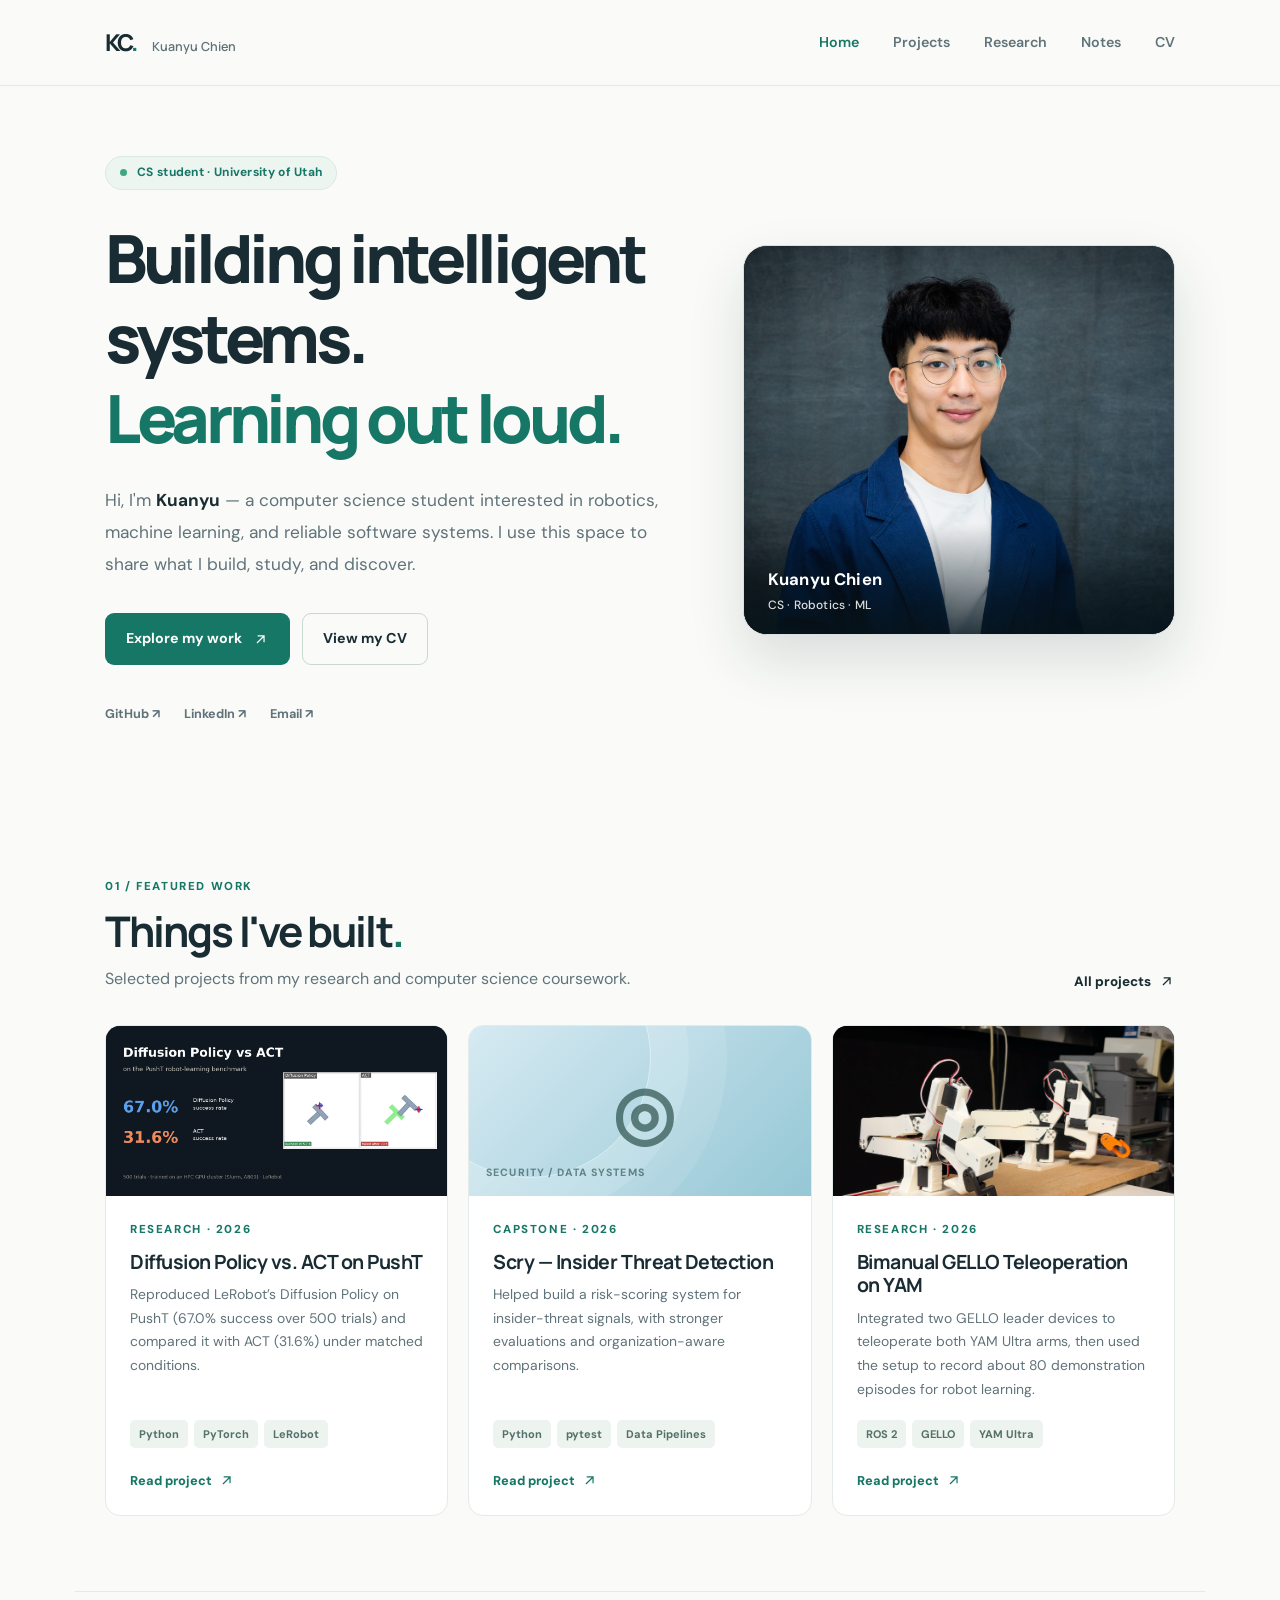
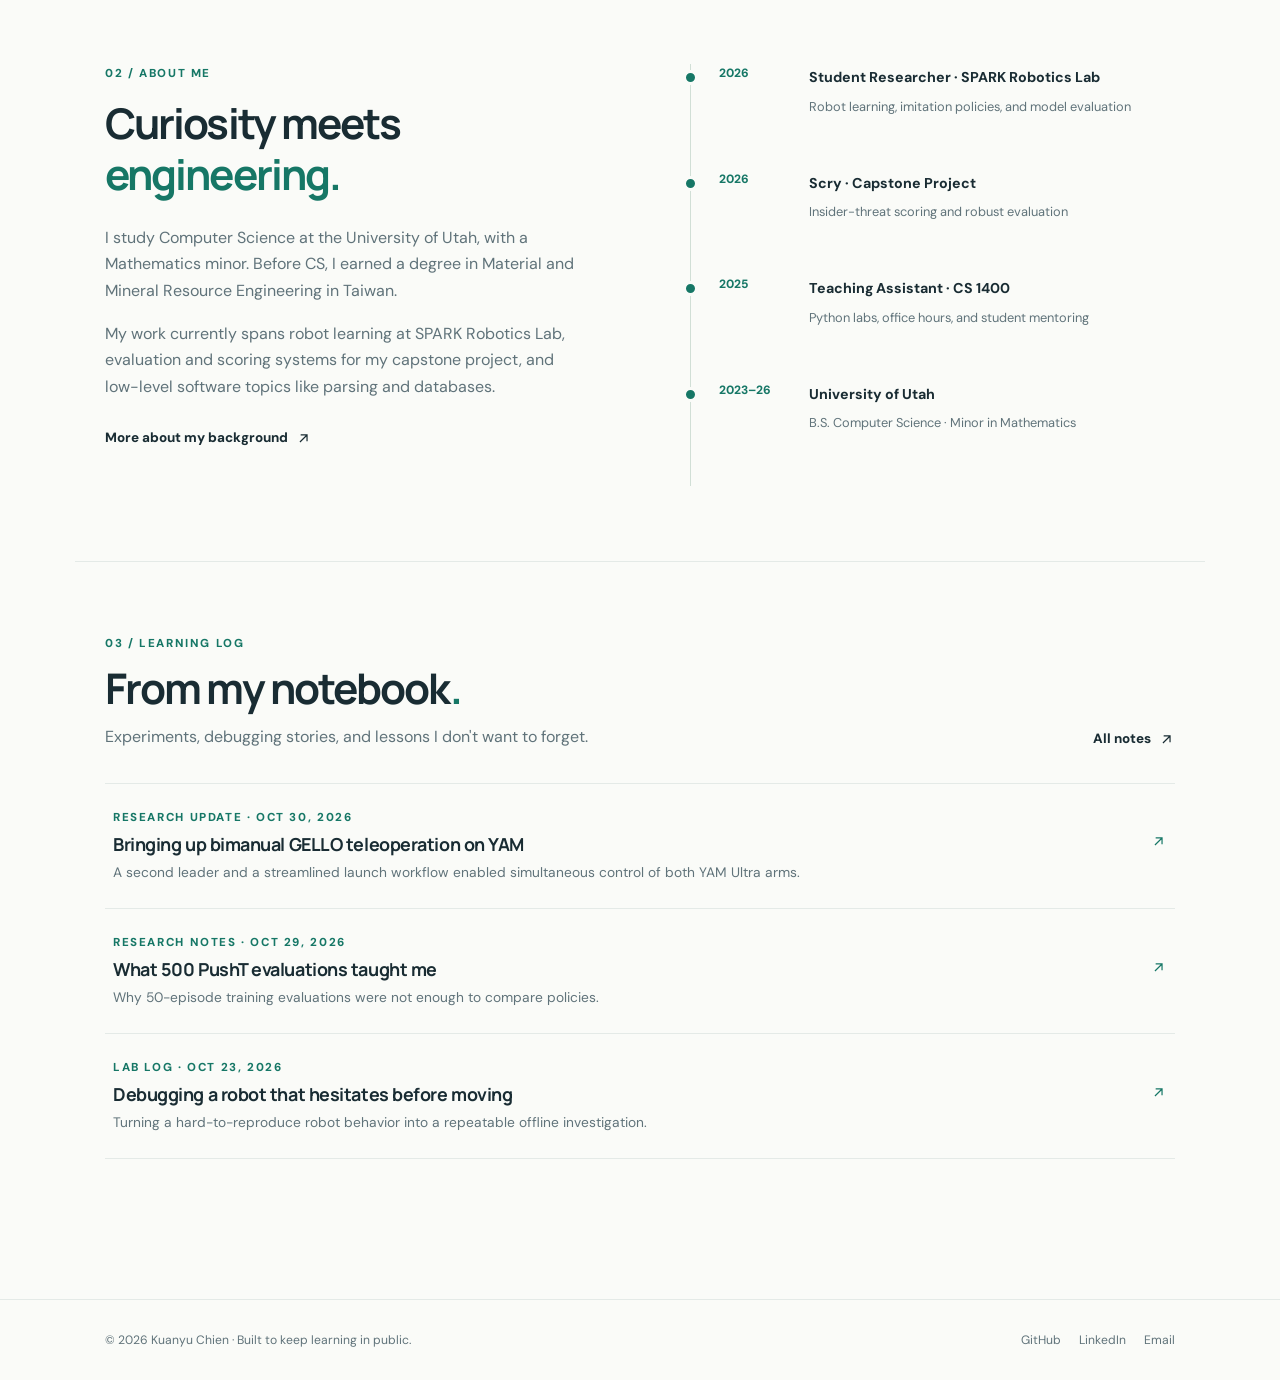
<file: index.html>
<!doctype html>
<html lang="en"><head><meta charset="utf-8"><meta name="viewport" content="width=device-width, initial-scale=1">
<meta name="description" content="Kuanyu Chien — Computer Science student at the University of Utah. Research, projects, and engineering notes in robotics, ML, and software systems.">
<meta name="theme-color" content="#fafbf8"><title>Kuanyu Chien</title><link rel="icon" type="image/svg+xml" href="assets/favicon.svg"><link rel="stylesheet" href="assets/style.css"></head>
<body data-page="home"><div id="site-header"></div><main id="content"></main><div id="site-footer"></div><script src="assets/data.js"></script><script src="assets/app.js"></script></body></html>
</file>
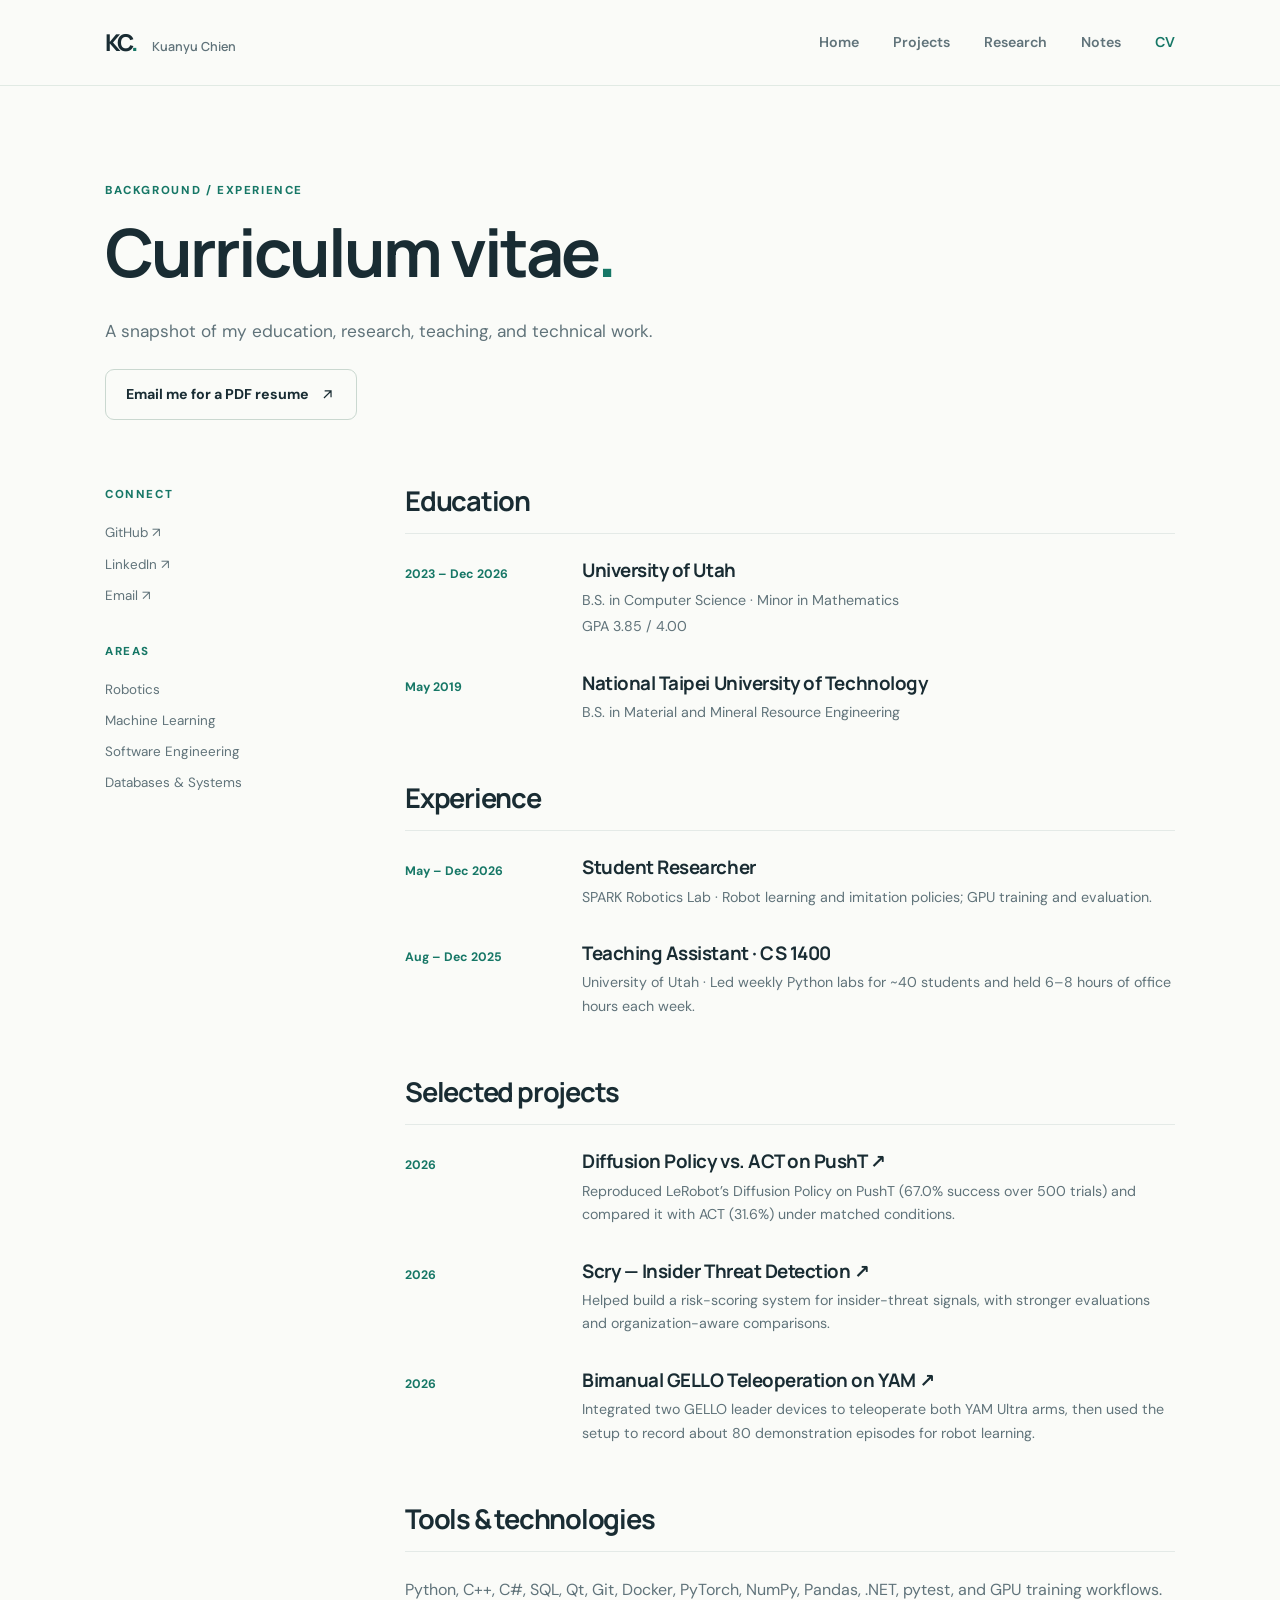
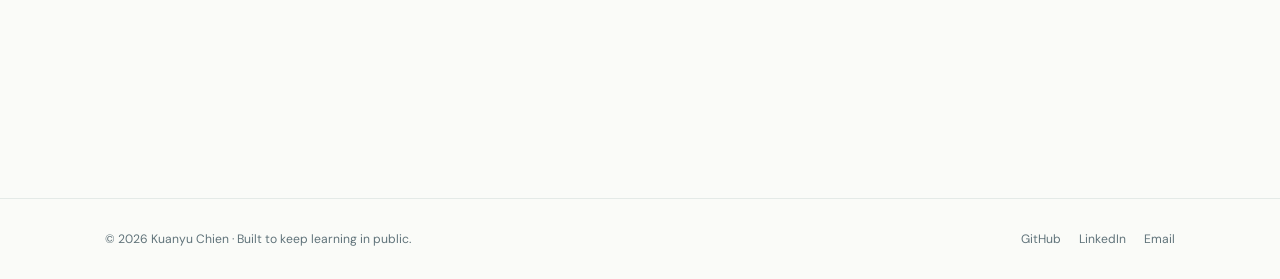
<file: cv.html>
<!doctype html>
<html lang="en"><head><meta charset="utf-8"><meta name="viewport" content="width=device-width, initial-scale=1">
<meta name="description" content="Kuanyu Chien — Computer Science student at the University of Utah. Research, projects, and engineering notes in robotics, ML, and software systems.">
<meta name="theme-color" content="#fafbf8"><title>Kuanyu Chien</title><link rel="icon" type="image/svg+xml" href="assets/favicon.svg"><link rel="stylesheet" href="assets/style.css"></head>
<body data-page="cv"><div id="site-header"></div><main id="content"></main><div id="site-footer"></div><script src="assets/data.js"></script><script src="assets/app.js"></script></body></html>
</file>
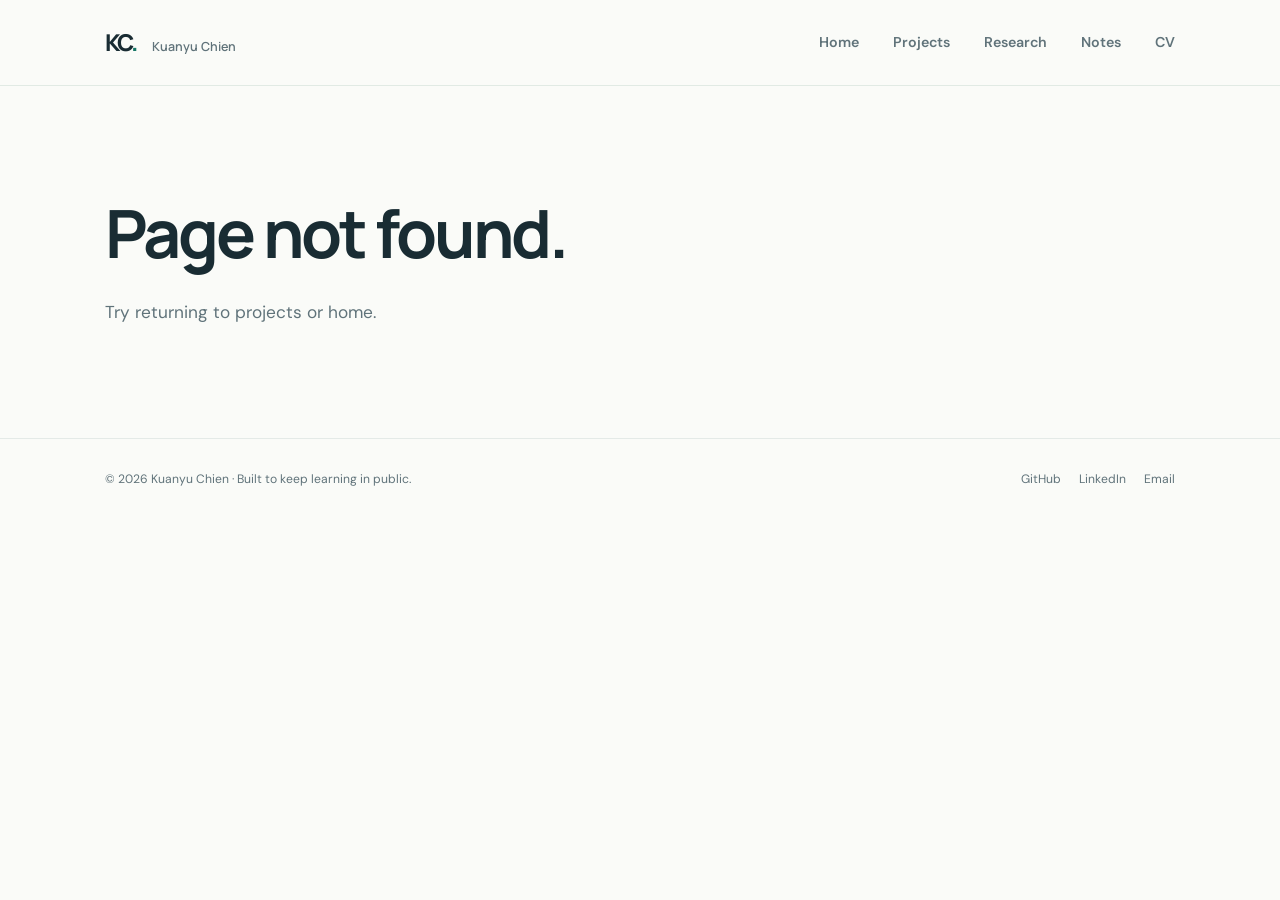
<file: note.html>
<!doctype html>
<html lang="en"><head><meta charset="utf-8"><meta name="viewport" content="width=device-width, initial-scale=1">
<meta name="description" content="Kuanyu Chien — Computer Science student at the University of Utah. Research, projects, and engineering notes in robotics, ML, and software systems.">
<meta name="theme-color" content="#fafbf8"><title>Kuanyu Chien</title><link rel="icon" type="image/svg+xml" href="assets/favicon.svg"><link rel="stylesheet" href="assets/style.css"></head>
<body data-page="note"><div id="site-header"></div><main id="content"></main><div id="site-footer"></div><script src="assets/data.js"></script><script src="assets/app.js"></script></body></html>
</file>
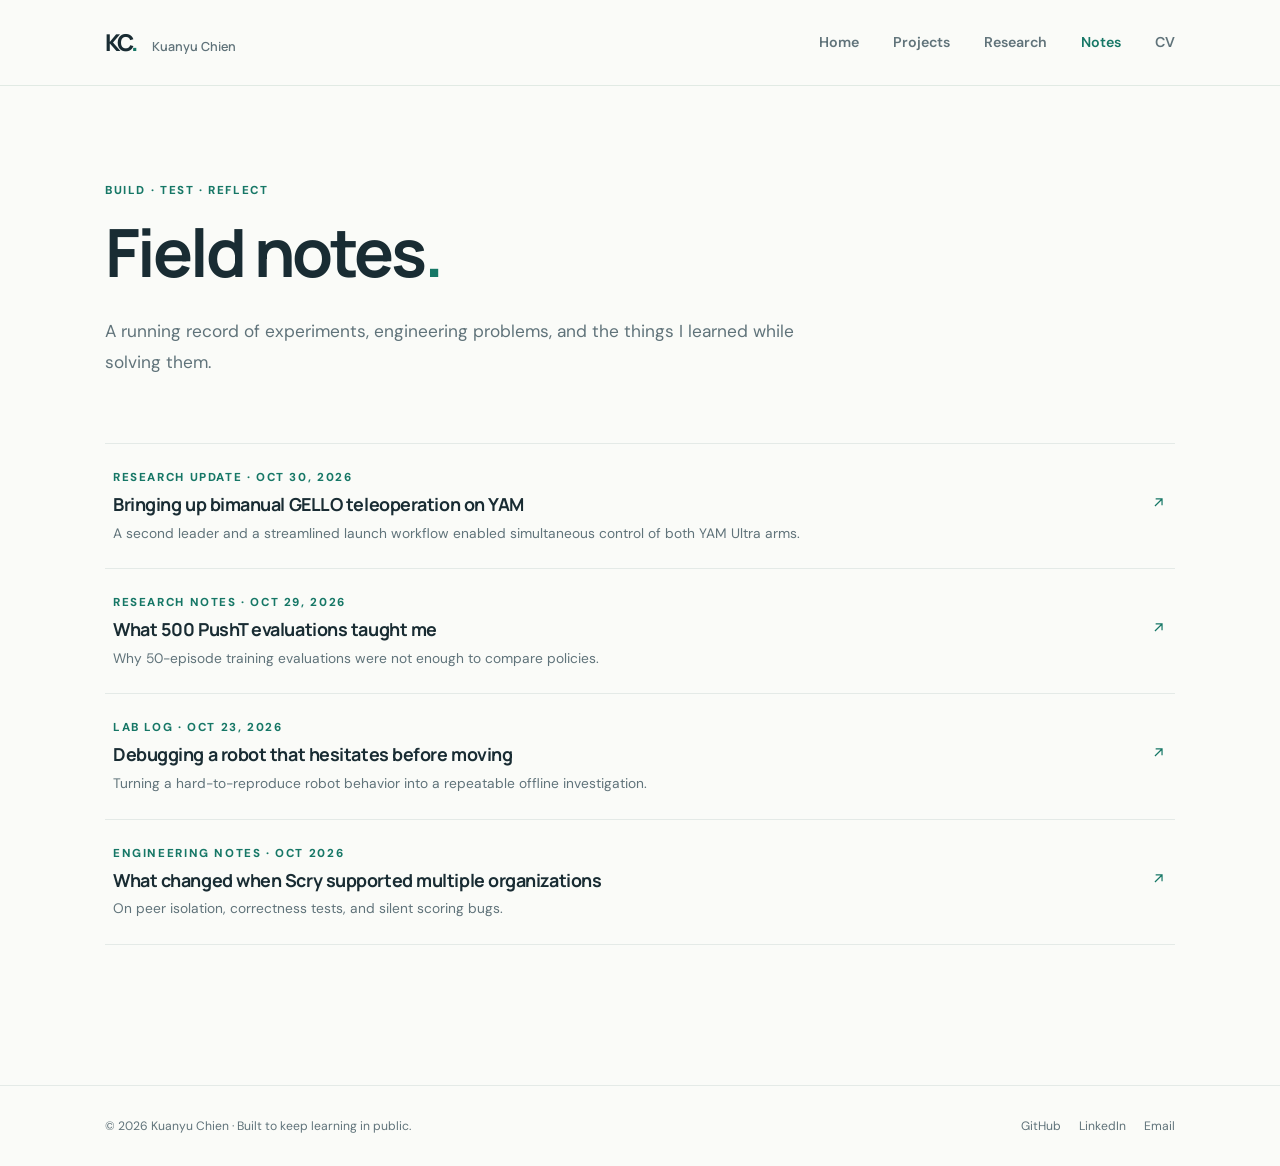
<file: notes.html>
<!doctype html>
<html lang="en"><head><meta charset="utf-8"><meta name="viewport" content="width=device-width, initial-scale=1">
<meta name="description" content="Kuanyu Chien — Computer Science student at the University of Utah. Research, projects, and engineering notes in robotics, ML, and software systems.">
<meta name="theme-color" content="#fafbf8"><title>Kuanyu Chien</title><link rel="icon" type="image/svg+xml" href="assets/favicon.svg"><link rel="stylesheet" href="assets/style.css"></head>
<body data-page="notes"><div id="site-header"></div><main id="content"></main><div id="site-footer"></div><script src="assets/data.js"></script><script src="assets/app.js"></script></body></html>
</file>
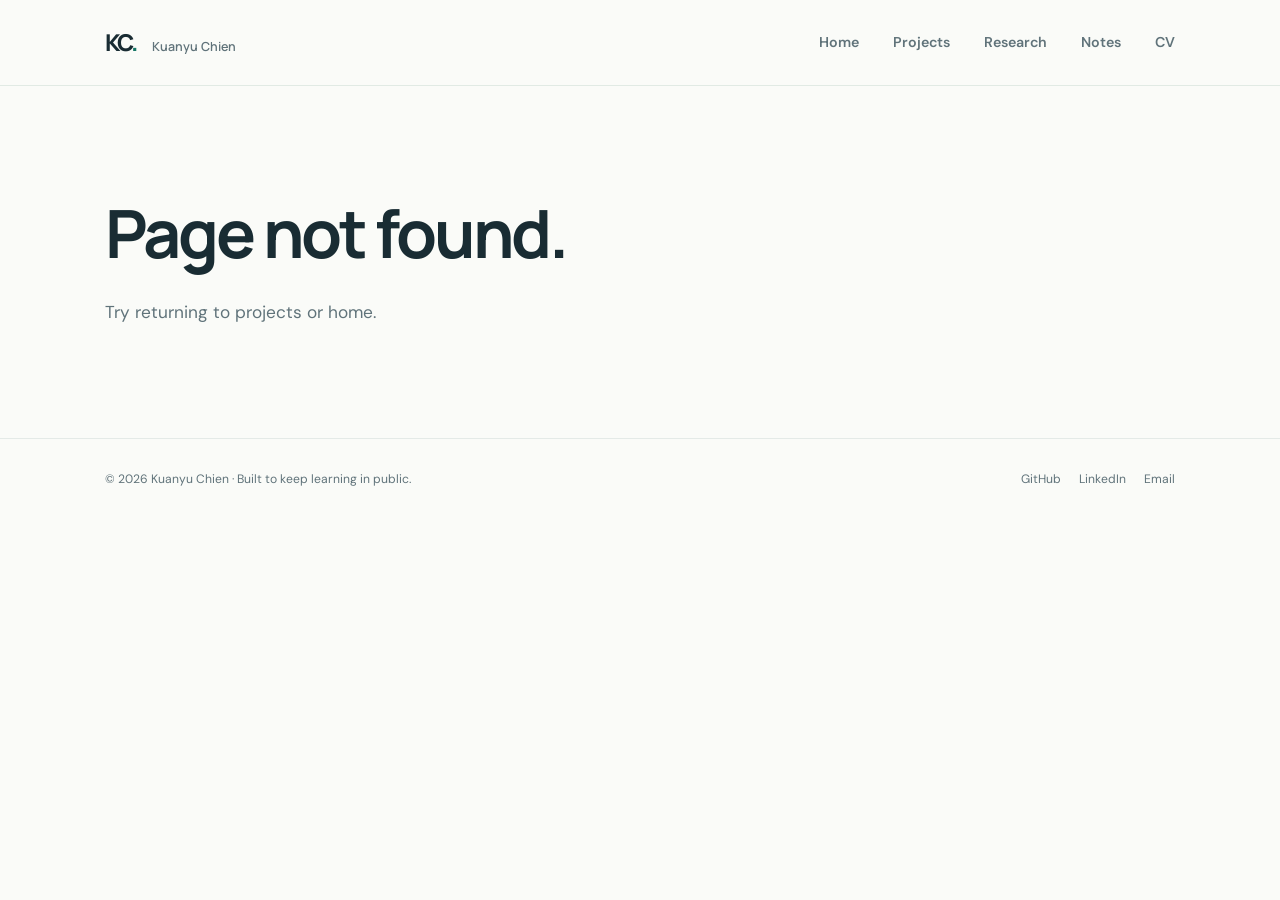
<file: project.html>
<!doctype html>
<html lang="en"><head><meta charset="utf-8"><meta name="viewport" content="width=device-width, initial-scale=1">
<meta name="description" content="Kuanyu Chien — Computer Science student at the University of Utah. Research, projects, and engineering notes in robotics, ML, and software systems.">
<meta name="theme-color" content="#fafbf8"><title>Kuanyu Chien</title><link rel="icon" type="image/svg+xml" href="assets/favicon.svg"><link rel="stylesheet" href="assets/style.css"></head>
<body data-page="project"><div id="site-header"></div><main id="content"></main><div id="site-footer"></div><script src="assets/data.js"></script><script src="assets/app.js"></script></body></html>
</file>
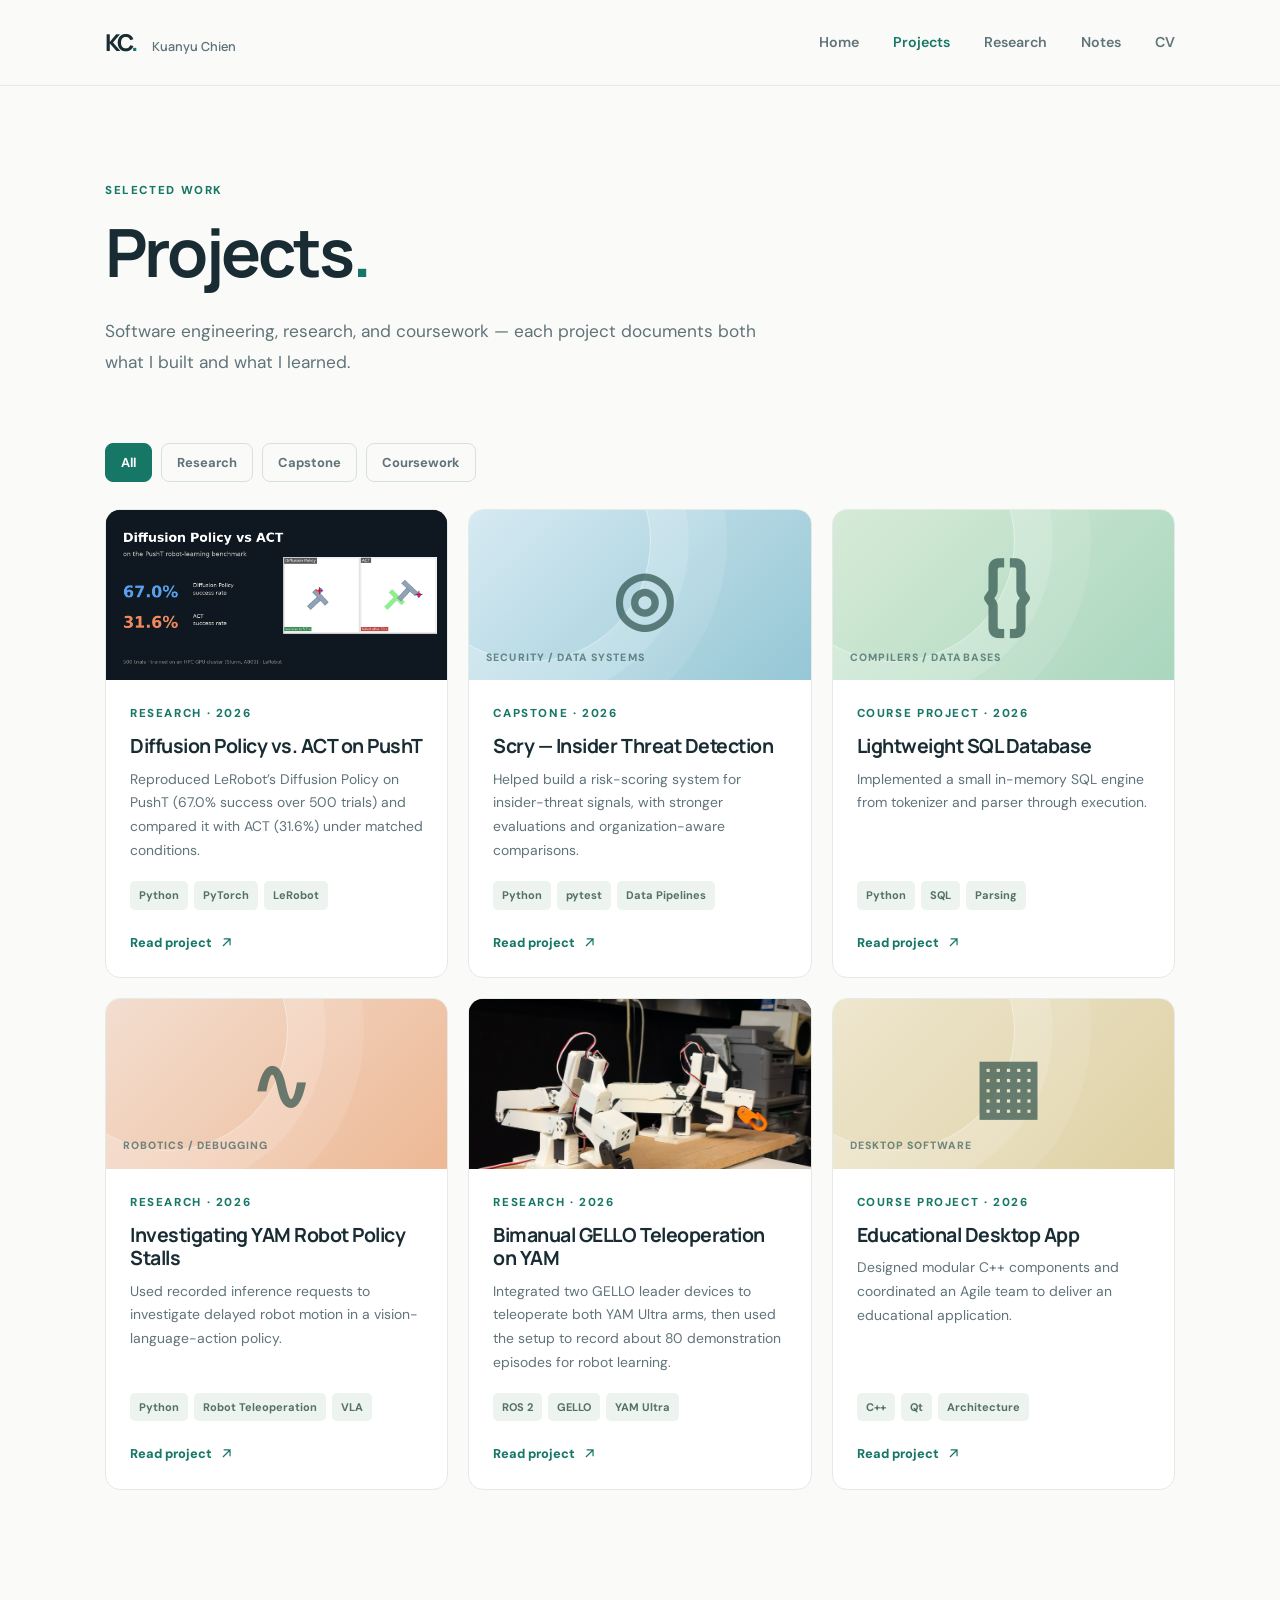
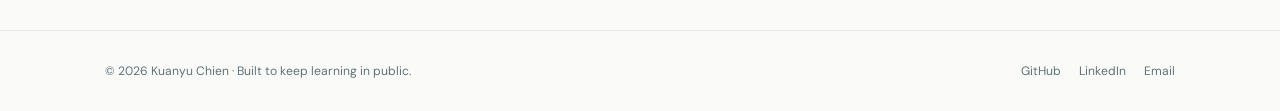
<file: projects.html>
<!doctype html>
<html lang="en"><head><meta charset="utf-8"><meta name="viewport" content="width=device-width, initial-scale=1">
<meta name="description" content="Kuanyu Chien — Computer Science student at the University of Utah. Research, projects, and engineering notes in robotics, ML, and software systems.">
<meta name="theme-color" content="#fafbf8"><title>Kuanyu Chien</title><link rel="icon" type="image/svg+xml" href="assets/favicon.svg"><link rel="stylesheet" href="assets/style.css"></head>
<body data-page="projects"><div id="site-header"></div><main id="content"></main><div id="site-footer"></div><script src="assets/data.js"></script><script src="assets/app.js"></script></body></html>
</file>
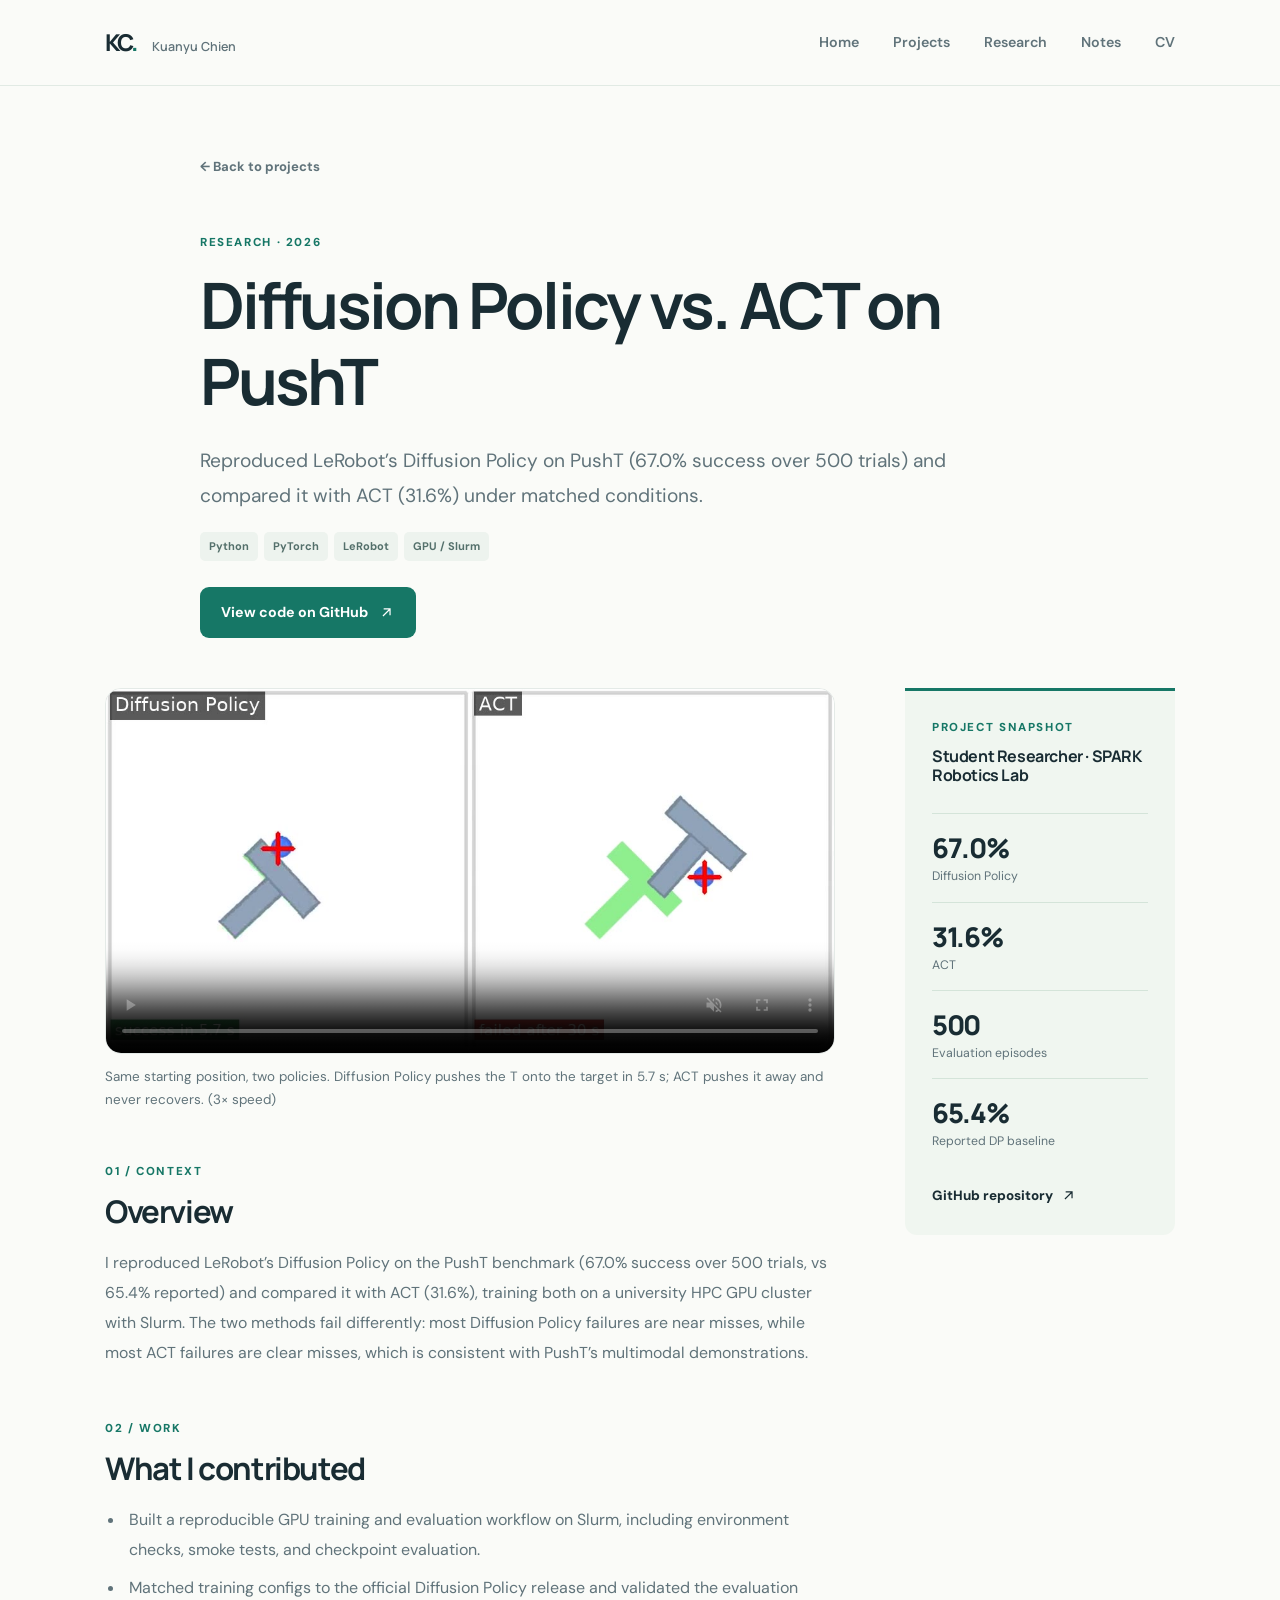
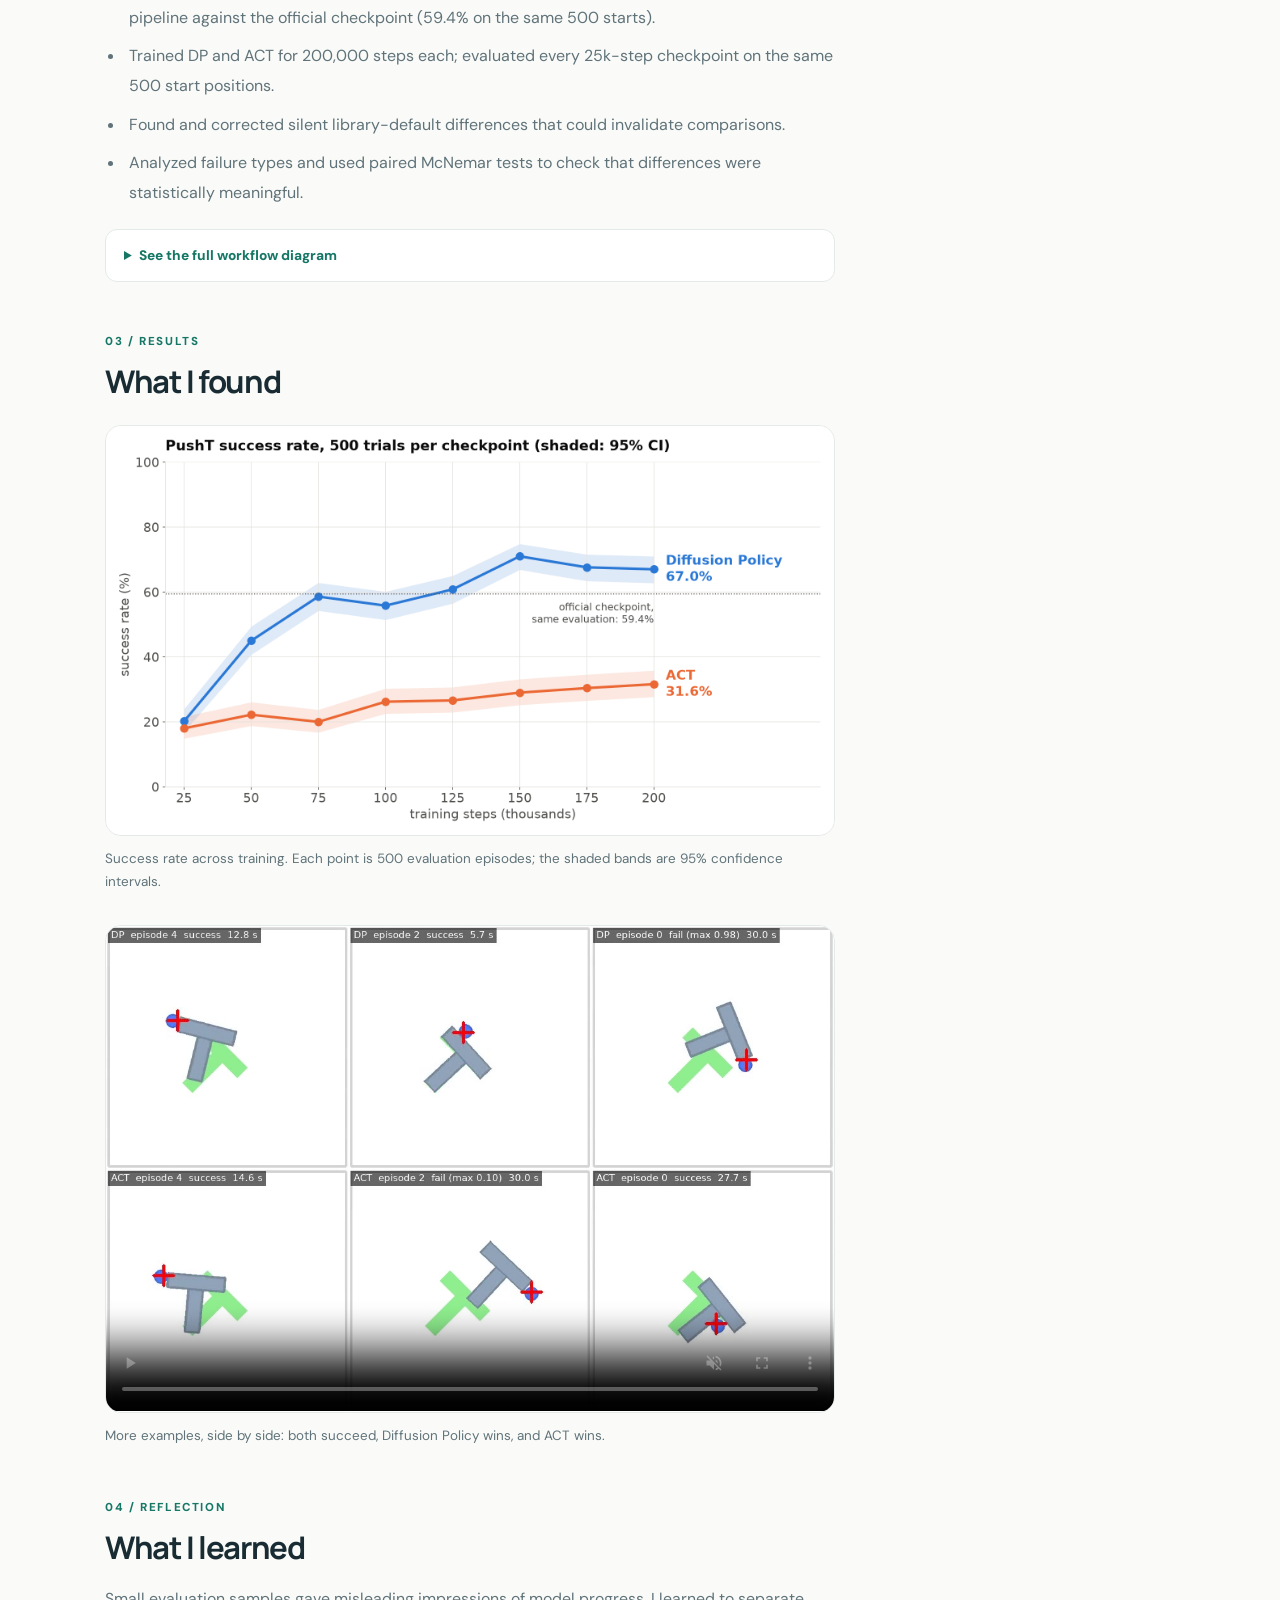
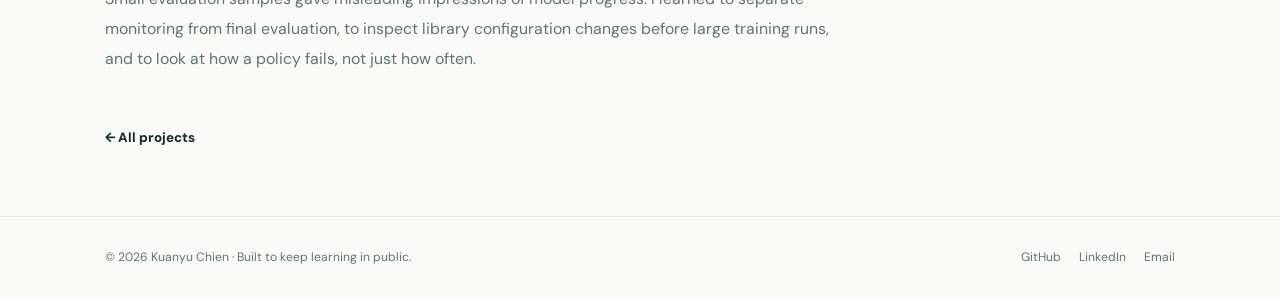
<file: pusht.html>
<!doctype html>
<html lang="en"><head><meta charset="utf-8"><meta name="viewport" content="width=device-width, initial-scale=1">
<title>Diffusion Policy vs. ACT on PushT | Kuanyu Chien</title>
<meta name="description" content="Reproduced LeRobot's Diffusion Policy on PushT (67.0% success over 500 trials) and compared it with ACT (31.6%) under matched conditions.">
<meta property="og:type" content="article">
<meta property="og:title" content="Diffusion Policy vs. ACT on PushT">
<meta property="og:description" content="Reproduced LeRobot's Diffusion Policy on PushT (67.0% success over 500 trials) and compared it with ACT (31.6%) under matched conditions.">
<meta property="og:url" content="https://kuanyuchien.github.io/pusht.html">
<meta property="og:image" content="https://kuanyuchien.github.io/assets/projects/pusht/pusht-cover.png">
<meta property="og:image:width" content="1200"><meta property="og:image:height" content="630">
<meta name="twitter:card" content="summary_large_image">
<meta name="twitter:image" content="https://kuanyuchien.github.io/assets/projects/pusht/pusht-cover.png">
<meta name="theme-color" content="#fafbf8"><link rel="icon" type="image/svg+xml" href="assets/favicon.svg"><link rel="stylesheet" href="assets/style.css"></head>
<body data-page="project" data-id="pusht"><div id="site-header"></div><main id="content"></main><div id="site-footer"></div><script src="assets/data.js"></script><script src="assets/app.js"></script></body></html>
</file>
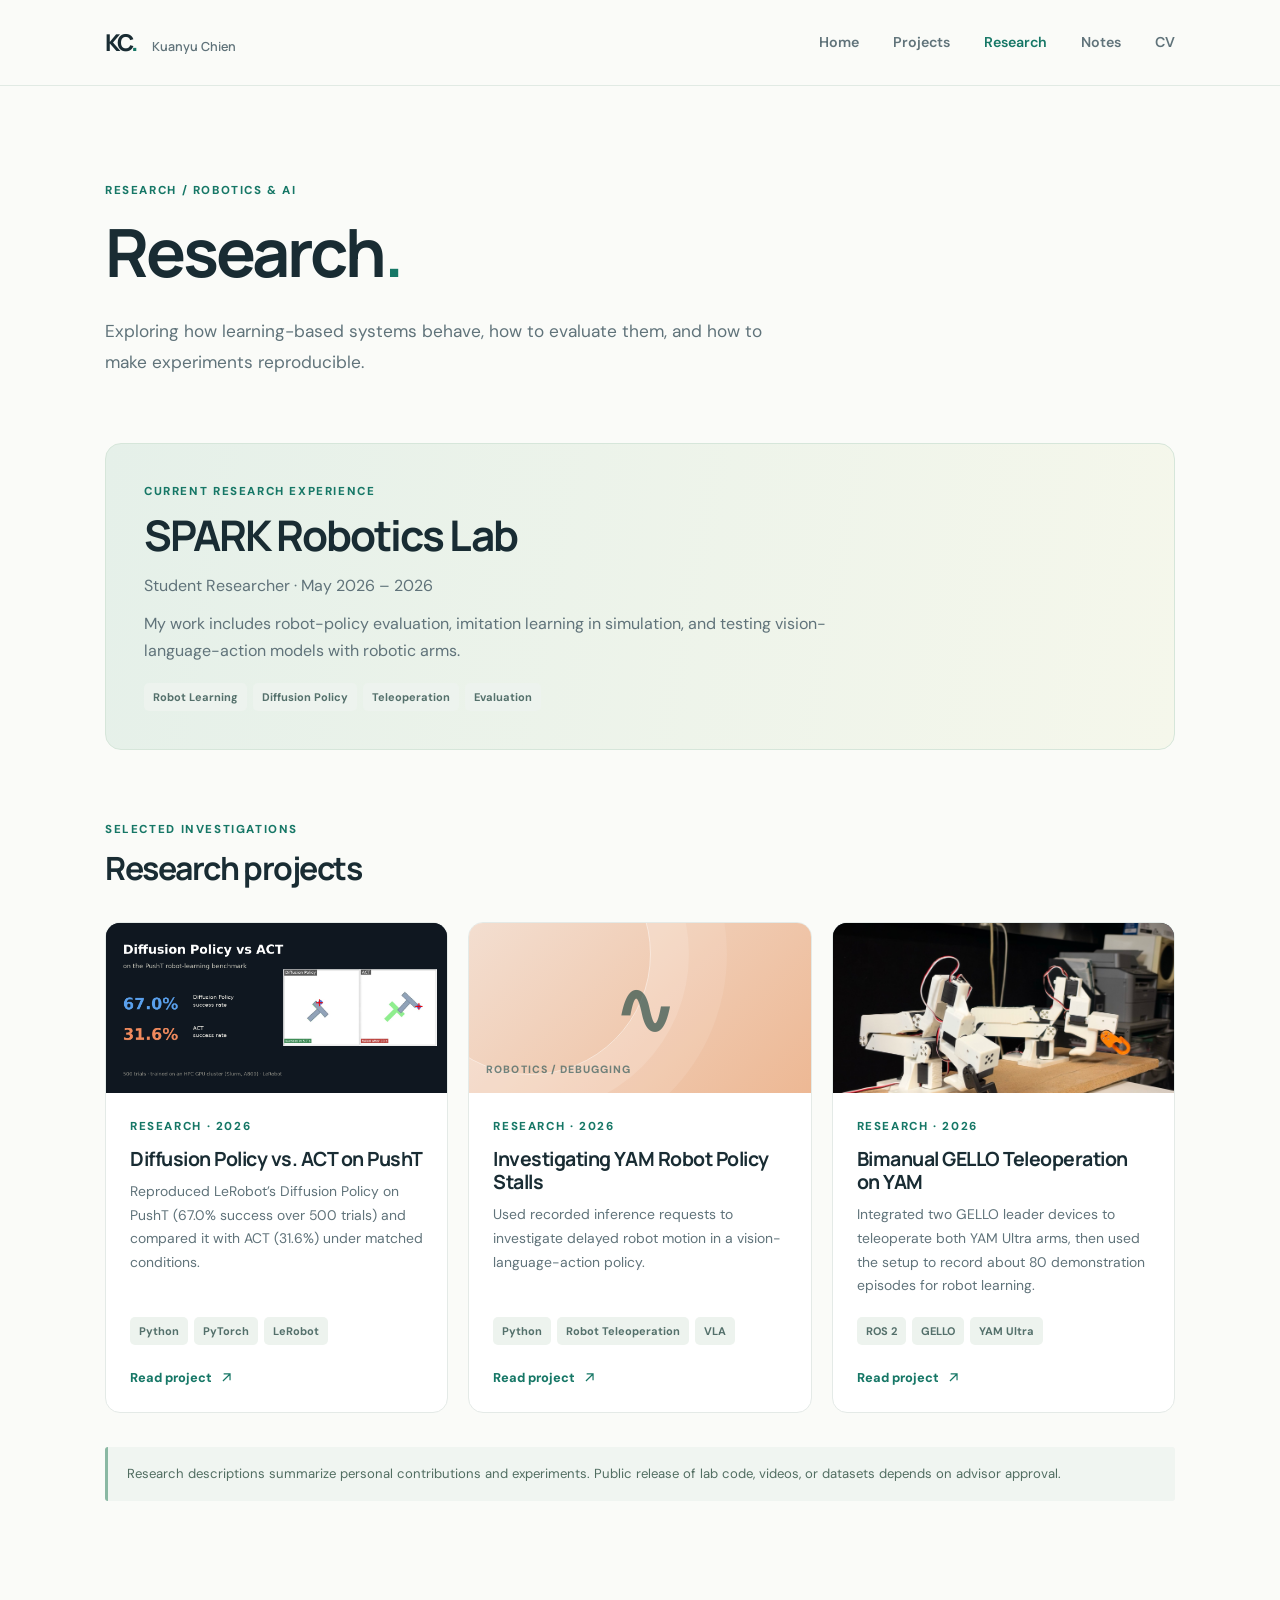
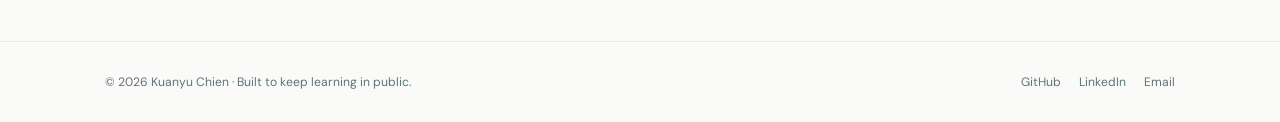
<file: research.html>
<!doctype html>
<html lang="en"><head><meta charset="utf-8"><meta name="viewport" content="width=device-width, initial-scale=1">
<meta name="description" content="Kuanyu Chien — Computer Science student at the University of Utah. Research, projects, and engineering notes in robotics, ML, and software systems.">
<meta name="theme-color" content="#fafbf8"><title>Kuanyu Chien</title><link rel="icon" type="image/svg+xml" href="assets/favicon.svg"><link rel="stylesheet" href="assets/style.css"></head>
<body data-page="research"><div id="site-header"></div><main id="content"></main><div id="site-footer"></div><script src="assets/data.js"></script><script src="assets/app.js"></script></body></html>
</file>
<file: assets/style.css>
@import url('https://fonts.googleapis.com/css2?family=DM+Sans:wght@400;500;600;700&family=Manrope:wght@400;500;600;700;800&display=swap');
:root{--ink:#192c33;--muted:#60737a;--subtle:#91a0a4;--bg:#fafbf8;--paper:#fff;--line:#e4eae7;--accent:#167766;--accent2:#7cc0aa;--soft:#edf5f0;--max:1130px}*{box-sizing:border-box}html{scroll-behavior:smooth}body{margin:0;background:var(--bg);color:var(--ink);font-family:'DM Sans',system-ui,-apple-system,sans-serif;line-height:1.65;-webkit-font-smoothing:antialiased}a{color:inherit;text-decoration:none}a:focus-visible,button:focus-visible{outline:3px solid #5ab89d;outline-offset:4px}button{font:inherit;cursor:pointer}.container{max-width:var(--max);margin:0 auto;padding-left:30px;padding-right:30px}h1,h2,h3{font-family:Manrope,system-ui,sans-serif;letter-spacing:-.045em;line-height:1.2;margin:0}h1{font-size:clamp(2.8rem,5.2vw,5rem)}h2{font-size:clamp(2rem,3.3vw,3.1rem)}h3{font-size:1.17rem;letter-spacing:-.025em}p{margin:0;color:var(--muted)}em{font-style:normal;color:var(--accent)}.accent{color:var(--accent)}.site-header{height:86px;border-bottom:1px solid rgba(218,229,222,.75);background:rgba(250,251,248,.9);position:sticky;top:0;z-index:30;backdrop-filter:blur(18px)}.nav-wrap{height:100%;display:flex;align-items:center;justify-content:space-between}.brand{font-size:1.45rem;font-weight:800;letter-spacing:-.09em;font-family:Manrope,sans-serif}.brand-dot{color:var(--accent)}.brand-name{font-size:.78rem;letter-spacing:0;font-weight:600;margin-left:16px;color:var(--muted)}nav{display:flex;gap:34px;align-items:center}nav a{font-size:.89rem;font-weight:600;color:var(--muted);padding:6px 0;transition:color .2s}nav a:hover,nav a.active{color:var(--accent)}.menu-toggle{display:none;border:0;background:none;color:var(--ink);font-size:1.5rem}.hero{display:grid;grid-template-columns:1.14fr .86fr;align-items:center;gap:65px;min-height:630px;padding-top:70px;padding-bottom:80px}.status{display:inline-flex;align-items:center;gap:10px;background:var(--soft);color:var(--accent);border:1px solid #dbe9e1;border-radius:50px;padding:6px 14px;font-size:.75rem;font-weight:700;letter-spacing:.025em;margin-bottom:28px}.status-dot{height:7px;width:7px;border-radius:50%;background:#40a785}.hero h1{font-weight:800;margin-bottom:28px;letter-spacing:-.065em}.lead{font-size:1.08rem;line-height:1.85;max-width:590px}.lead strong{color:var(--ink)}.hero-actions{display:flex;gap:12px;margin-top:32px;flex-wrap:wrap}.btn{display:inline-flex;align-items:center;justify-content:center;gap:10px;font-weight:700;font-size:.89rem;border-radius:9px;padding:13px 20px;border:1px solid transparent;transition:transform .15s,background .15s}.btn:hover{transform:translateY(-2px)}.btn.primary{color:white;background:var(--accent)}.btn.primary:hover{background:#0f5b4e}.btn.secondary{background:transparent;border-color:#cad8d0;color:var(--ink)}.social-line{display:flex;gap:24px;flex-wrap:wrap;margin-top:39px;color:var(--muted);font-size:.79rem;font-weight:700}.social-line a:hover,.text-link:hover{color:var(--accent)}.hero-visual{height:390px;position:relative;border:1px solid #dde8e1;border-radius:24px;background:radial-gradient(circle at 45% 43%,#eff8ef 0%,#e5f1e8 35%,#d8e6e4 100%);overflow:hidden;box-shadow:0 24px 60px rgba(16,64,55,.065)}.visual-grid{position:absolute;inset:0;background-image:linear-gradient(90deg,rgba(52,106,91,.06) 1px,transparent 1px),linear-gradient(rgba(52,106,91,.06) 1px,transparent 1px);background-size:32px 32px;mask-image:linear-gradient(to top,black,transparent)}.orbit{position:absolute;border:1px solid rgba(63,125,103,.22);border-radius:50%;top:50%;left:50%;transform:translate(-50%,-50%)}.orbit-one{height:285px;width:285px}.orbit-two{height:440px;width:440px}.visual-center{position:absolute;top:50%;left:50%;transform:translate(-50%,-50%);display:flex;flex-direction:column;align-items:center;justify-content:center;background:#fcfffc;color:var(--accent);border:1px solid #d4e4d9;box-shadow:0 16px 40px #3f69501b;border-radius:50%;height:165px;width:165px;font:800 4rem Manrope;letter-spacing:-.14em;z-index:3;padding-right:8px}.visual-center span{font:700 .56rem 'DM Sans';letter-spacing:.05em;color:#759287}.orbit-tag{position:absolute;z-index:4;border:1px solid #c5dbcf;border-radius:100px;background:#fff;padding:8px 16px;font-size:.72rem;font-weight:700;color:#346756;box-shadow:0 8px 24px #164d2a10}.tag-one{top:18%;left:7%}.tag-two{top:23%;right:9%}.tag-three{bottom:16%;left:18%}.section{padding-top:72px;padding-bottom:75px}.section-heading{display:flex;justify-content:space-between;align-items:end;gap:22px;margin-bottom:32px}.section-heading h2{margin:10px 0}.section-heading p{max-width:600px}.eyebrow{display:block;color:var(--accent);font-size:.72rem;letter-spacing:.14em;text-transform:uppercase;font-weight:800}.text-link{font-size:.84rem;font-weight:800;display:inline-flex;align-items:center;gap:7px;white-space:nowrap}.card-grid{display:grid;grid-template-columns:repeat(3,1fr);gap:20px}.project-card{background:var(--paper);border-radius:15px;overflow:hidden;border:1px solid var(--line);transition:transform .2s,box-shadow .2s;display:flex;flex-direction:column}.project-card:hover{transform:translateY(-5px);box-shadow:0 20px 45px #163c2912}.project-art{min-height:170px;position:relative;overflow:hidden;display:flex;align-items:center;justify-content:center}.art-violet{background:linear-gradient(135deg,#d9d9f3,#aab4eb)}.art-blue{background:linear-gradient(135deg,#d6eaf2,#95c7d5)}.art-mint{background:linear-gradient(135deg,#d7ebd7,#a9d6be)}.art-orange{background:linear-gradient(135deg,#f3ded0,#edb894)}.art-sand{background:linear-gradient(135deg,#eee6ce,#ded1a4)}.project-art:before,.detail-visual:before{content:'';height:240px;width:240px;border:1px solid #ffffff82;border-radius:50%;position:absolute;left:-60px;top:-90px;box-shadow:0 0 0 38px #ffffff20,0 0 0 76px #ffffff18}.art-glyph{font:800 4.5rem Manrope;color:#224742a8;letter-spacing:-.1em;z-index:1}.art-label{position:absolute;bottom:14px;left:17px;font-size:.66rem;font-weight:800;letter-spacing:.1em;text-transform:uppercase;color:#2f5757aa}.project-card-content{padding:24px;display:flex;flex-direction:column;flex:1}.project-card h3{font-size:1.22rem;margin:11px 0 10px}.project-card p{font-size:.87rem;line-height:1.7;flex:1}.tag-list{display:flex;gap:6px;flex-wrap:wrap;margin-top:19px}.tag-list span{font-size:.69rem;font-weight:700;color:#54706b;background:#edf3ee;padding:5px 9px;border-radius:5px}.card-link{color:var(--accent);display:flex;align-items:center;gap:6px;font-size:.8rem;font-weight:800;margin-top:22px}.split-section{display:grid;grid-template-columns:1fr 1fr;gap:100px;border-top:1px solid var(--line)}.split-section h2{margin:15px 0 25px}.split-section p{margin-bottom:17px}.split-section .text-link{margin-top:10px}.timeline-compact{border-left:1px solid #d1dfd6;padding-left:28px}.timeline-item{position:relative;display:grid;grid-template-columns:75px 1fr;gap:15px;margin-bottom:36px}.timeline-item:before{content:'';position:absolute;background:var(--accent);height:9px;width:9px;border:3px solid var(--bg);border-radius:50%;left:-36px;top:6px}.timeline-item>span{color:var(--accent);font-size:.75rem;font-weight:800}.timeline-item strong{font-size:.89rem}.timeline-item p{font-size:.8rem;margin-top:5px}.notes-section{border-top:1px solid var(--line)}.notes-list{border-top:1px solid var(--line)}.note-row{padding:24px 8px;display:flex;justify-content:space-between;align-items:center;gap:25px;border-bottom:1px solid var(--line);transition:background .2s}.note-row:hover{background:#f3f8f3}.note-row h3{margin:7px 0 6px;font-size:1.12rem}.note-row p{font-size:.86rem}.arrow-icon{color:var(--accent);flex-shrink:0}.site-footer{border-top:1px solid var(--line);margin-top:65px;padding:30px 0}.footer-inner{display:flex;align-items:center;justify-content:space-between;gap:20px;color:var(--muted);font-size:.76rem}.footer-inner>span:last-child{display:flex;gap:18px}.footer-inner a:hover{color:var(--accent)}.page-intro{padding-top:95px;padding-bottom:45px}.page-intro h1{margin:12px 0 24px}.page-intro>p{font-size:1.08rem;max-width:690px;line-height:1.8}.page-intro .btn{margin-top:22px}.top-tight{padding-top:20px}.filter-row{display:flex;gap:9px;flex-wrap:wrap;margin-bottom:27px}.filter-btn{border:1px solid #d6e3da;color:var(--muted);background:transparent;border-radius:8px;padding:8px 15px;font-size:.81rem;font-weight:700}.filter-btn.active,.filter-btn:hover{color:white;background:var(--accent);border-color:var(--accent)}.research-highlight{background:linear-gradient(100deg,#e5f0e9,#f5f7eb);border:1px solid #d6e6da;border-radius:16px;padding:38px;margin-bottom:70px}.research-highlight h2{margin:9px 0}.research-highlight p{max-width:720px;margin-top:12px}.section-heading.mini{margin-bottom:24px}.section-heading.mini h2{font-size:2rem}.aside-note{background:#f0f5f1;border-left:3px solid #8ab8a3;padding:16px 19px;font-size:.82rem;color:#516d61;margin-top:34px;border-radius:3px}.cv-layout{display:grid;grid-template-columns:220px 1fr;gap:80px}.cv-side{display:flex;flex-direction:column;gap:9px;margin-bottom:35px}.cv-side .eyebrow{margin-bottom:9px}.cv-side a,.cv-side span:not(.eyebrow){font-size:.84rem;color:var(--muted)}.cv-block{margin-bottom:55px}.cv-block h2{font-size:1.7rem;padding-bottom:15px;border-bottom:1px solid var(--line);margin-bottom:25px}.cv-entry{display:grid;grid-template-columns:155px 1fr;gap:22px;margin-bottom:30px}.cv-entry>span{font-size:.77rem;font-weight:700;color:var(--accent);padding-top:5px}.cv-entry h3{margin:0 0 7px}.cv-entry p{font-size:.89rem;margin-bottom:3px}.cv-entry a:hover{color:var(--accent)}.detail-intro{max-width:940px;padding-top:70px;padding-bottom:50px}.back-link{display:block;color:var(--muted);font-weight:700;font-size:.82rem;margin-bottom:55px}.back-link:hover{color:var(--accent)}.detail-intro h1,.article h1{font-size:clamp(2.5rem,5vw,4.4rem);max-width:850px;margin:15px 0 24px}.detail-lead{font-size:1.2rem;line-height:1.8;max-width:810px}.detail-body{display:grid;grid-template-columns:minmax(0,1fr) 270px;gap:70px}.detail-visual{min-height:300px;border-radius:16px;position:relative;overflow:hidden;display:grid;place-items:center;margin-bottom:50px}.detail-visual span{font:800 8rem Manrope;letter-spacing:-.1em;color:#275456ac}.detail-main section{margin-bottom:50px}.detail-main h2{font-size:1.95rem;margin:12px 0 18px}.detail-main p{font-size:.99rem;line-height:1.9}.contrib-list{padding-left:20px;color:var(--muted);line-height:1.85}.contrib-list li{margin-bottom:9px;padding-left:4px}.detail-side{align-self:start;position:sticky;top:120px;border-top:3px solid var(--accent);background:#f0f6f0;padding:27px;border-radius:0 0 12px 12px}.detail-side h3{font-size:1rem;margin:10px 0 28px}.result-stat{padding:15px 0;border-top:1px solid #d4e4d9;display:flex;flex-direction:column}.result-stat strong{font:800 1.7rem Manrope;letter-spacing:-.05em}.result-stat span{font-size:.77rem;color:var(--muted)}.article{max-width:850px;padding-top:70px;padding-bottom:50px}.article-rule{border-top:1px solid var(--line);margin:45px 0}.article section{margin:0 0 44px}.article h2{font-size:1.65rem;margin-bottom:13px}.article p{font-size:1.02rem;line-height:1.95}.article .text-link{margin-top:28px}@media(max-width:900px){.hero{grid-template-columns:1fr;gap:40px}.hero-visual{height:300px;max-width:650px;width:100%}.card-grid{grid-template-columns:repeat(2,1fr)}.split-section{gap:40px}.detail-body{gap:35px;grid-template-columns:minmax(0,1fr) 220px}.cv-layout{gap:40px}}@media(max-width:650px){.container{padding-left:20px;padding-right:20px}.site-header{height:72px}.brand-name{font-size:.69rem;margin-left:10px}.menu-toggle{display:block}nav{display:none;position:absolute;top:71px;left:0;right:0;background:var(--bg);padding:16px 24px 22px;border-bottom:1px solid var(--line);box-shadow:0 12px 20px #1b35200b;flex-direction:column;gap:18px;align-items:stretch}nav.open{display:flex}.hero{padding-top:48px;padding-bottom:55px;min-height:0;gap:40px}.hero h1{font-size:2.7rem}.lead{font-size:1rem}.hero-visual{height:280px}.section{padding-top:55px;padding-bottom:52px}.section-heading{align-items:start;flex-direction:column}.card-grid{grid-template-columns:1fr}.split-section{grid-template-columns:1fr;gap:32px}.timeline-compact{margin-left:8px}.footer-inner{align-items:start;flex-direction:column}.page-intro{padding-top:62px;padding-bottom:28px}.cv-layout,.detail-body{grid-template-columns:1fr}.cv-layout{gap:20px}.cv-layout aside{display:flex;gap:30px;flex-wrap:wrap}.cv-entry{grid-template-columns:1fr;gap:3px}.research-highlight{padding:25px}.detail-side{position:static;order:-1}.detail-intro,.article{padding-top:45px}.back-link{margin-bottom:36px}.detail-visual{min-height:200px}.detail-visual span{font-size:6rem}}

/* Professional portrait on the homepage */
.hero-photo{background:#22313a;border-color:#d9e1df;box-shadow:0 25px 55px rgba(20,43,51,.14)}
.hero-photo img{width:100%;height:100%;display:block;object-fit:cover;object-position:51% 36%}
.photo-caption{position:absolute;bottom:0;left:0;right:0;padding:43px 24px 19px;background:linear-gradient(0deg,rgba(7,21,28,.80),transparent);color:white;font-size:1.04rem;font-weight:700;letter-spacing:.01em}
.photo-caption small{display:block;font-size:.75rem;opacity:.86;font-weight:500;margin-top:2px}
@media(max-width:900px){.hero-photo{max-width:500px;height:420px}}
@media(max-width:650px){.hero-photo{height:330px}}
.project-cover{background:#10161f}.project-cover:before{display:none}.project-cover img{position:absolute;inset:0;width:100%;height:100%;object-fit:cover}.detail-intro .hero-actions{margin-top:26px}.detail-media,.detail-figure{margin:0 0 50px}.detail-media video,.detail-figure img{display:block;width:100%;height:auto;border-radius:16px;border:1px solid var(--line);background:#fff}.detail-media figcaption,.detail-figure figcaption{font-size:.84rem;color:var(--muted);margin-top:12px;line-height:1.7}.detail-main section .detail-figure,.detail-main section .detail-media{margin:24px 0 32px}.detail-more{margin-top:22px;border:1px solid var(--line);border-radius:12px;padding:14px 18px;background:var(--paper)}.detail-more summary{cursor:pointer;font-size:.86rem;font-weight:800;color:var(--accent)}.workflow-figure img{max-width:420px;margin:18px auto 0;border:0}.workflow-figure figcaption{text-align:center}.side-link{margin-top:18px}
</file>
